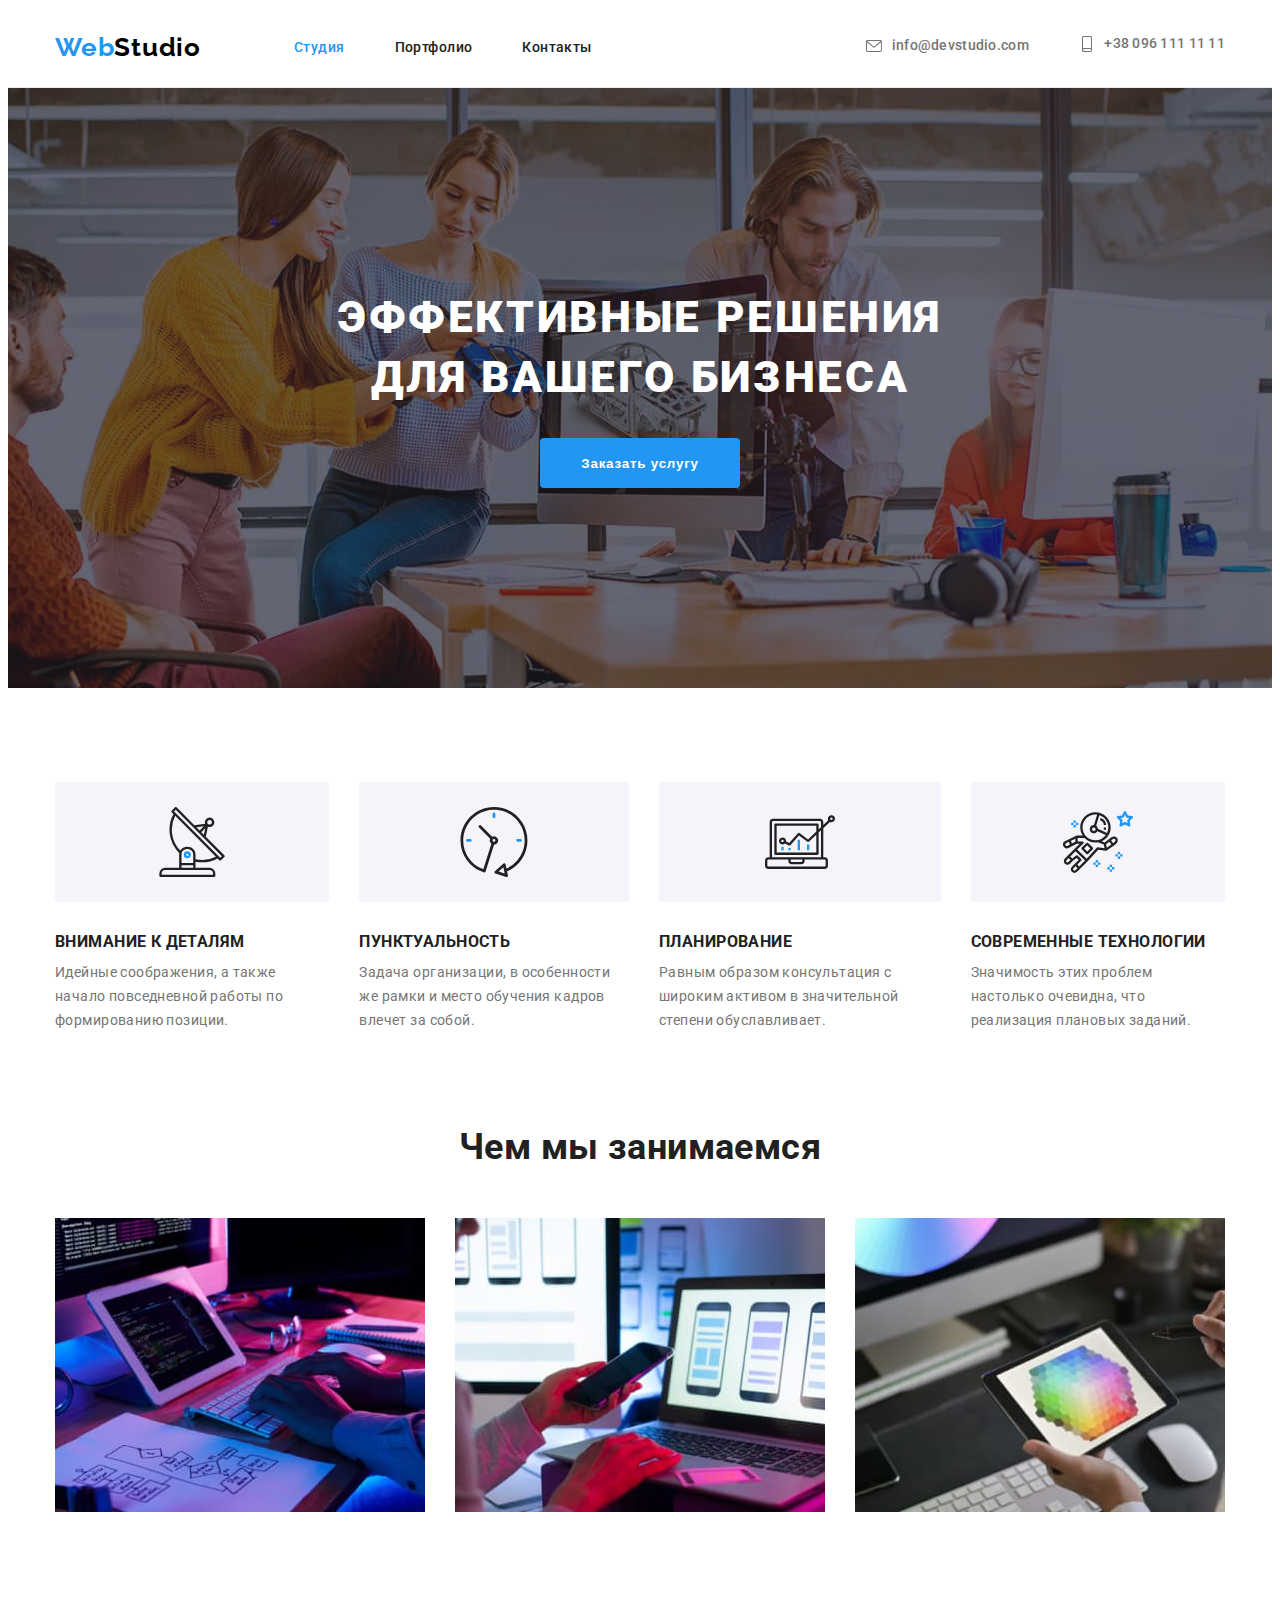
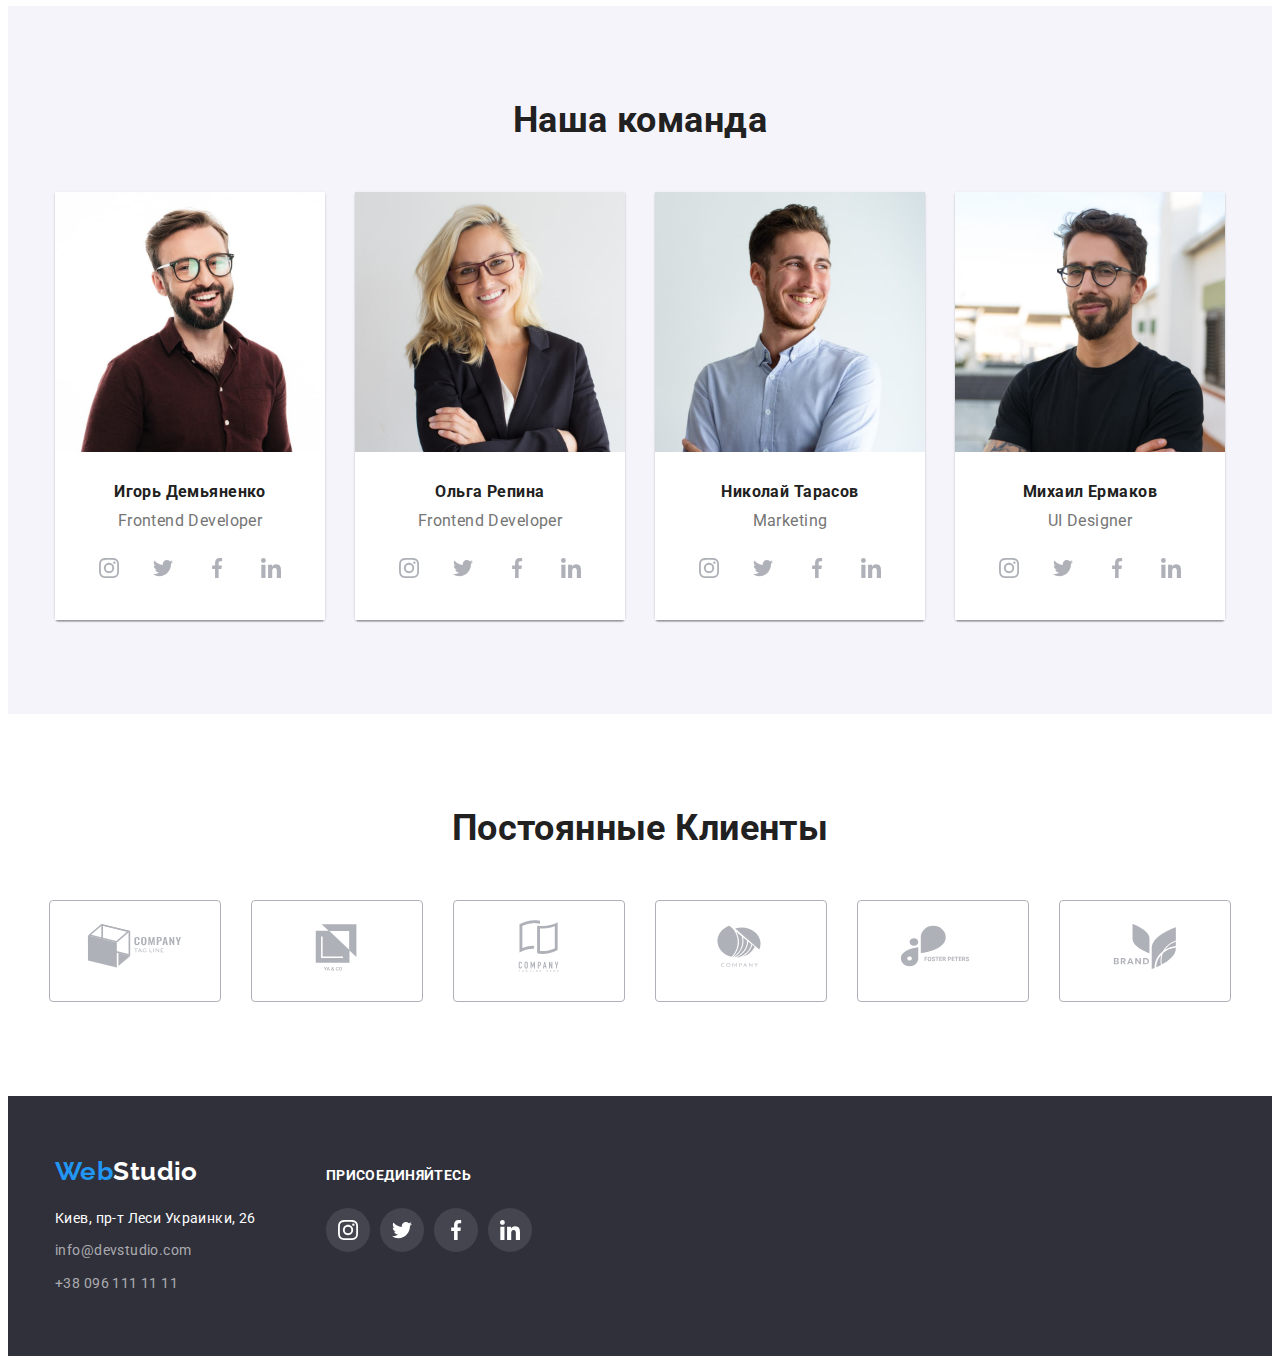
<file: index.html>
<!DOCTYPE html>
<html lang="ru">
  <head>
    <meta charset="UTF-8" />
    <meta http-equiv="X-UA-Compatible" content="IE=edge" />
    <meta name="viewport" content="width=device-width, initial-scale=1.0" />
    <title>webstudio</title>

    <!--google fonts-->

    <link rel="preconnect" href="https://fonts.googleapis.com" />
    <link rel="preconnect" href="https://fonts.gstatic.com" crossorigin />
    <link
      href="https://fonts.googleapis.com/css2?family=Raleway:wght@700&family=Roboto:wght@400;500;700;900&display=swap"
      rel="stylesheet"
    />

    <!-- normalize -->

    <link
      rel="stylesheet"
      href="https://cdnjs.cloudflare.com/ajax/libs/modern-normalize/1.0.0/modern-normalize.min.css"
      integrity="sha512-ISS7cAi1PEhQ8jnbJpJZMd29NlhNj4AWYyLOSp2CE/CsHxTCu+r+t0D2yoJudVrd0/8fTVPUVDzY5Tvli75u/g=="
      crossorigin="anonymous"
    />

    <!--CSS-->

    <link rel="stylesheet" href="./css/styles.css" />
  </head>
  <body>
    <!-- header -->

    <header class="page-header">
      <div class="container header-container">
        <nav class="main-nav">
          <a href="#" class="logo-img" lang="en"
            ><span class="logo-web" lang="en">Web</span>Studio</a
          >

          <ul class="site-nav">
            <li class="site-nav-item">
              <a class="site-nav-link current" href="./index.html">Студия</a>
            </li>
            <li class="site-nav-item">
              <a class="site-nav-link" href="./portfolio.html">Портфолио</a>
            </li>
            <li class="site-nav-item">
              <a class="site-nav-link" href="">Контакты</a>
            </li>
          </ul>
        </nav>
        <ul class="auth-nav">
          <li class="auth-nav-item">
            <a class="auth-nav-link" href="mailto:info@devstudio.com">
              <svg class="auth-nav-icon" width="16" height="12">
                <use href="./images/symbol-defs.svg#icon-envelope"></use>
              </svg>
              info@devstudio.com</a
            >
          </li>
          <li class="auth-nav-item">
            <a class="auth-nav-link" href="tel:+380961111111">
              <svg class="auth-nav-icon" width="12" height="16">
                <use
                  href="./images/symbol-defs.svg#icon-smartphone"
                  width="10"
                  height="16"
                ></use>
              </svg>
              +38 096 111 11 11</a
            >
          </li>
        </ul>
      </div>
    </header>
    <main>
      <!--hero-->

      <section class="hero">
        <div class="container">
          <h1 class="hero-title">
            эффективные решения<br />для вашего бизнеса
          </h1>
          <button type="button" class="hero-btn">Заказать услугу</button>
        </div>
      </section>

      <!--section1-->

      <section class="section">
        <div class="container">
          <ul class="features">
            <li class="features-item">
              <div class="features-box">
                <svg class="features-icon" width="70" height="70">
                  <use href="./images/symbol-defs.svg#icon-antenna"></use>
                </svg>
              </div>
              <h3 class="features-title">Внимание к деталям</h3>
              <p class="features-text">
                Идейные соображения, а также начало повседневной работы по
                формированию позиции.
              </p>
            </li>

            <li class="features-item">
              <div class="features-box">
                <svg class="features-icon" width="70" height="70">
                  <use href="./images/symbol-defs.svg#icon-clock"></use>
                </svg>
              </div>
              <h3 class="features-title">Пунктуальность</h3>
              <p class="features-text">
                Задача организации, в особенности же рамки и место обучения
                кадров влечет за собой.
              </p>
            </li>

            <li class="features-item">
              <div class="features-box">
                <svg class="features-icon" width="70" height="70">
                  <use href="./images/symbol-defs.svg#icon-diagram"></use>
                </svg>
              </div>
              <h3 class="features-title">Планирование</h3>
              <p class="features-text">
                Равным образом консультация с широким активом в значительной
                степени обуславливает.
              </p>
            </li>

            <li class="features-item">
              <div class="features-box">
                <svg class="features-icon" width="70" height="70">
                  <use href="./images/symbol-defs.svg#icon-astronaut"></use>
                </svg>
              </div>
              <h3 class="features-title">Современные технологии</h3>
              <p class="features-text">
                Значимость этих проблем настолько очевидна, что реализация
                плановых заданий.
              </p>
            </li>
          </ul>
        </div>
      </section>

      <!--Section2-->

      <section class="section work-section">
        <div class="container">
          <h2 class="work-title">Чем мы занимаемся</h2>
          <ul class="works">
            <li class="works-item">
              <img src="./images/box1.jpg" alt="робочий стол" width="370" />
            </li>
            <li class="works-item">
              <img src="./images/box2.jpg" alt="тест телефона" width="370" />
            </li>
            <li class="works-item">
              <img src="./images/box3.jpg" alt="работа с цветами" width="370" />
            </li>
          </ul>
        </div>
      </section>

      <section class="section floor">
        <div class="container">
          <h2 class="work-title">Наша команда</h2>
          <ul class="team">
            <li class="team-item">
              <img src="./images/photo4.jpg" alt="мужик в очках" width="270" />
              <div class="team-box">
                <h3 class="team-title">Игорь Демьяненко</h3>
                <p class="team-text" lang="en">Frontend Developer</p>

                <ul class="social">
                  <li class="icons">
                    <a href="#" class="social-link">
                      <svg class="pages" width="20" height="20">
                        <use
                          href="./images/symbol-defs.svg#icon-instagram"
                        ></use>
                      </svg>
                    </a>
                  </li>

                  <li class="icons">
                    <a href="#" class="social-link"
                      ><svg class="pages" width="20" height="20">
                        <use
                          href="./images/symbol-defs.svg#icon-twitter"
                        ></use></svg
                    ></a>
                  </li>

                  <li class="icons">
                    <a href="#" class="social-link"
                      ><svg class="pages" width="20" height="20">
                        <use
                          href="./images/symbol-defs.svg#icon-facebook"
                        ></use></svg
                    ></a>
                  </li>

                  <li class="icons">
                    <a href="#" class="social-link"
                      ><svg class="pages" width="20" height="20">
                        <use
                          href="./images/symbol-defs.svg#icon-linkedin"
                        ></use></svg
                    ></a>
                  </li>
                </ul>
              </div>
            </li>

            <li class="team-item">
              <img
                src="./images/photo1.jpg"
                alt="блондинка в очках"
                width="270"
              />
              <div class="team-box">
                <h3 class="team-title">Ольга Репина</h3>
                <p class="team-text" lang="en">Frontend Developer</p>

                <ul class="social">
                  <li class="icons">
                    <a href="#" class="social-link">
                      <svg class="pages" width="20" height="20">
                        <use
                          href="./images/symbol-defs.svg#icon-instagram"
                        ></use>
                      </svg>
                    </a>
                  </li>

                  <li class="icons">
                    <a href="#" class="social-link"
                      ><svg class="pages" width="20" height="20">
                        <use
                          href="./images/symbol-defs.svg#icon-twitter"
                        ></use></svg
                    ></a>
                  </li>

                  <li class="icons">
                    <a href="#" class="social-link"
                      ><svg class="pages" width="20" height="20">
                        <use
                          href="./images/symbol-defs.svg#icon-facebook"
                        ></use></svg
                    ></a>
                  </li>

                  <li class="icons">
                    <a href="#" class="social-link"
                      ><svg class="pages" width="20" height="20">
                        <use
                          href="./images/symbol-defs.svg#icon-linkedin"
                        ></use></svg
                    ></a>
                  </li>
                </ul>
              </div>
            </li>

            <li class="team-item">
              <img
                src="./images/photo2.jpg"
                alt="мужик без очков"
                width="270"
              />
              <div class="team-box">
                <h3 class="team-title">Николай Тарасов</h3>
                <p class="team-text" lang="en">Marketing</p>

                <ul class="social">
                  <li class="icons">
                    <a href="#" class="social-link">
                      <svg class="pages" width="20" height="20">
                        <use
                          href="./images/symbol-defs.svg#icon-instagram"
                        ></use>
                      </svg>
                    </a>
                  </li>

                  <li class="icons">
                    <a href="#" class="social-link"
                      ><svg class="pages" width="20" height="20">
                        <use
                          href="./images/symbol-defs.svg#icon-twitter"
                        ></use></svg
                    ></a>
                  </li>

                  <li class="icons">
                    <a href="#" class="social-link"
                      ><svg class="pages" width="20" height="20">
                        <use
                          href="./images/symbol-defs.svg#icon-facebook"
                        ></use></svg
                    ></a>
                  </li>

                  <li class="icons">
                    <a href="#" class="social-link"
                      ><svg class="pages" width="20" height="20">
                        <use
                          href="./images/symbol-defs.svg#icon-linkedin"
                        ></use></svg
                    ></a>
                  </li>
                </ul>
              </div>
            </li>

            <li class="team-item">
              <img src="./images/photo3.jpg" alt="брюнет в очках" width="270" />
              <div class="team-box">
                <h3 class="team-title">Михаил Ермаков</h3>
                <p class="team-text" lang="en">UI Designer</p>

                <ul class="social">
                  <li class="icons">
                    <a href="#" class="social-link">
                      <svg class="pages" width="20" height="20">
                        <use
                          href="./images/symbol-defs.svg#icon-instagram"
                        ></use>
                      </svg>
                    </a>
                  </li>

                  <li class="icons">
                    <a href="#" class="social-link"
                      ><svg class="pages" width="20" height="20">
                        <use
                          href="./images/symbol-defs.svg#icon-twitter"
                        ></use></svg
                    ></a>
                  </li>

                  <li class="icons">
                    <a href="#" class="social-link"
                      ><svg class="pages" width="20" height="20">
                        <use
                          href="./images/symbol-defs.svg#icon-facebook"
                        ></use></svg
                    ></a>
                  </li>

                  <li class="icons">
                    <a href="#" class="social-link"
                      ><svg class="pages" width="20" height="20">
                        <use
                          href="./images/symbol-defs.svg#icon-linkedin"
                        ></use></svg
                    ></a>
                  </li>
                </ul>
              </div>
            </li>
          </ul>
        </div>
      </section>

      <section class="section">
        <div class="container">
          <h2 class="work-title">Постоянные Клиенты</h2>
          <ul class="clients">
            <li class="clients-item">
              <a href="#" class="more"
                ><svg class="pages" width="106" height="60">
                  <use href="./images/symbol-defs.svg#icon-Logo5"></use></svg
              ></a>
            </li>

            <li class="clients-item">
              <a href="#" class="more"
                ><svg class="pages" width="106" height="60">
                  <use href="./images/symbol-defs.svg#icon-Logo"></use></svg
              ></a>
            </li>

            <li class="clients-item">
              <a href="#" class="more"
                ><svg class="pages" width="106" height="60">
                  <use href="./images/symbol-defs.svg#icon-Logo1"></use></svg
              ></a>
            </li>

            <li class="clients-item">
              <a href="#" class="more"
                ><svg class="pages" width="106" height="60">
                  <use href="./images/symbol-defs.svg#icon-Logo2"></use></svg
              ></a>
            </li>

            <li class="clients-item">
              <a href="#" class="more"
                ><svg class="pages" width="106" height="60">
                  <use href="./images/symbol-defs.svg#icon-Logo3"></use></svg
              ></a>
            </li>

            <li class="clients-item">
              <a href="#" class="more"
                ><svg class="pages" width="106" height="60">
                  <use href="./images/symbol-defs.svg#icon-Logo4"></use></svg
              ></a>
            </li>
          </ul>
        </div>
      </section>
    </main>

    <!--Footer-->

    <footer class="footer">
      <div class="container footer-container">
        <div>
          <a href="#" class="logo-studio" lang="en"
            >Web<span class="logo" lang="en">Studio</span></a
          >
          <address>
            <ul class="contacts">
              <li class="contact-item">Киев, пр-т Леси Украинки, 26</li>
              <li class="contact-item">
                <a class="contact-item link" href="mailto:info@devstudio.com"
                  >info@devstudio.com</a
                >
              </li>
              <li class="contact-item">
                <a class="contact-item link" href="tel:+380961111111"
                  >+38 096 111 11 11</a
                >
              </li>
            </ul>
          </address>
        </div>

        <!-- social-footer -->

        <div class="social-footer">
          <b class="follow">Присоединяйтесь</b>
          <ul class="footer-item">
            <li class="logos">
              <a href="#" class="social-icon">
                <svg class="page" width="20" height="20">
                  <use href="./images/symbol-defs.svg#icon-instagram"></use>
                </svg>
              </a>
            </li>

            <li class="logos">
              <a href="#" class="social-icon"
                ><svg class="page" width="20" height="20">
                  <use href="./images/symbol-defs.svg#icon-twitter"></use></svg
              ></a>
            </li>

            <li class="logos">
              <a href="#" class="social-icon"
                ><svg class="page" width="20" height="20">
                  <use href="./images/symbol-defs.svg#icon-facebook"></use></svg
              ></a>
            </li>

            <li class="logos">
              <a href="#" class="social-icon"
                ><svg class="page" width="20" height="20">
                  <use href="./images/symbol-defs.svg#icon-linkedin"></use></svg
              ></a>
            </li>
          </ul>
        </div>
      </div>
    </footer>
  </body>
</html>
</file>
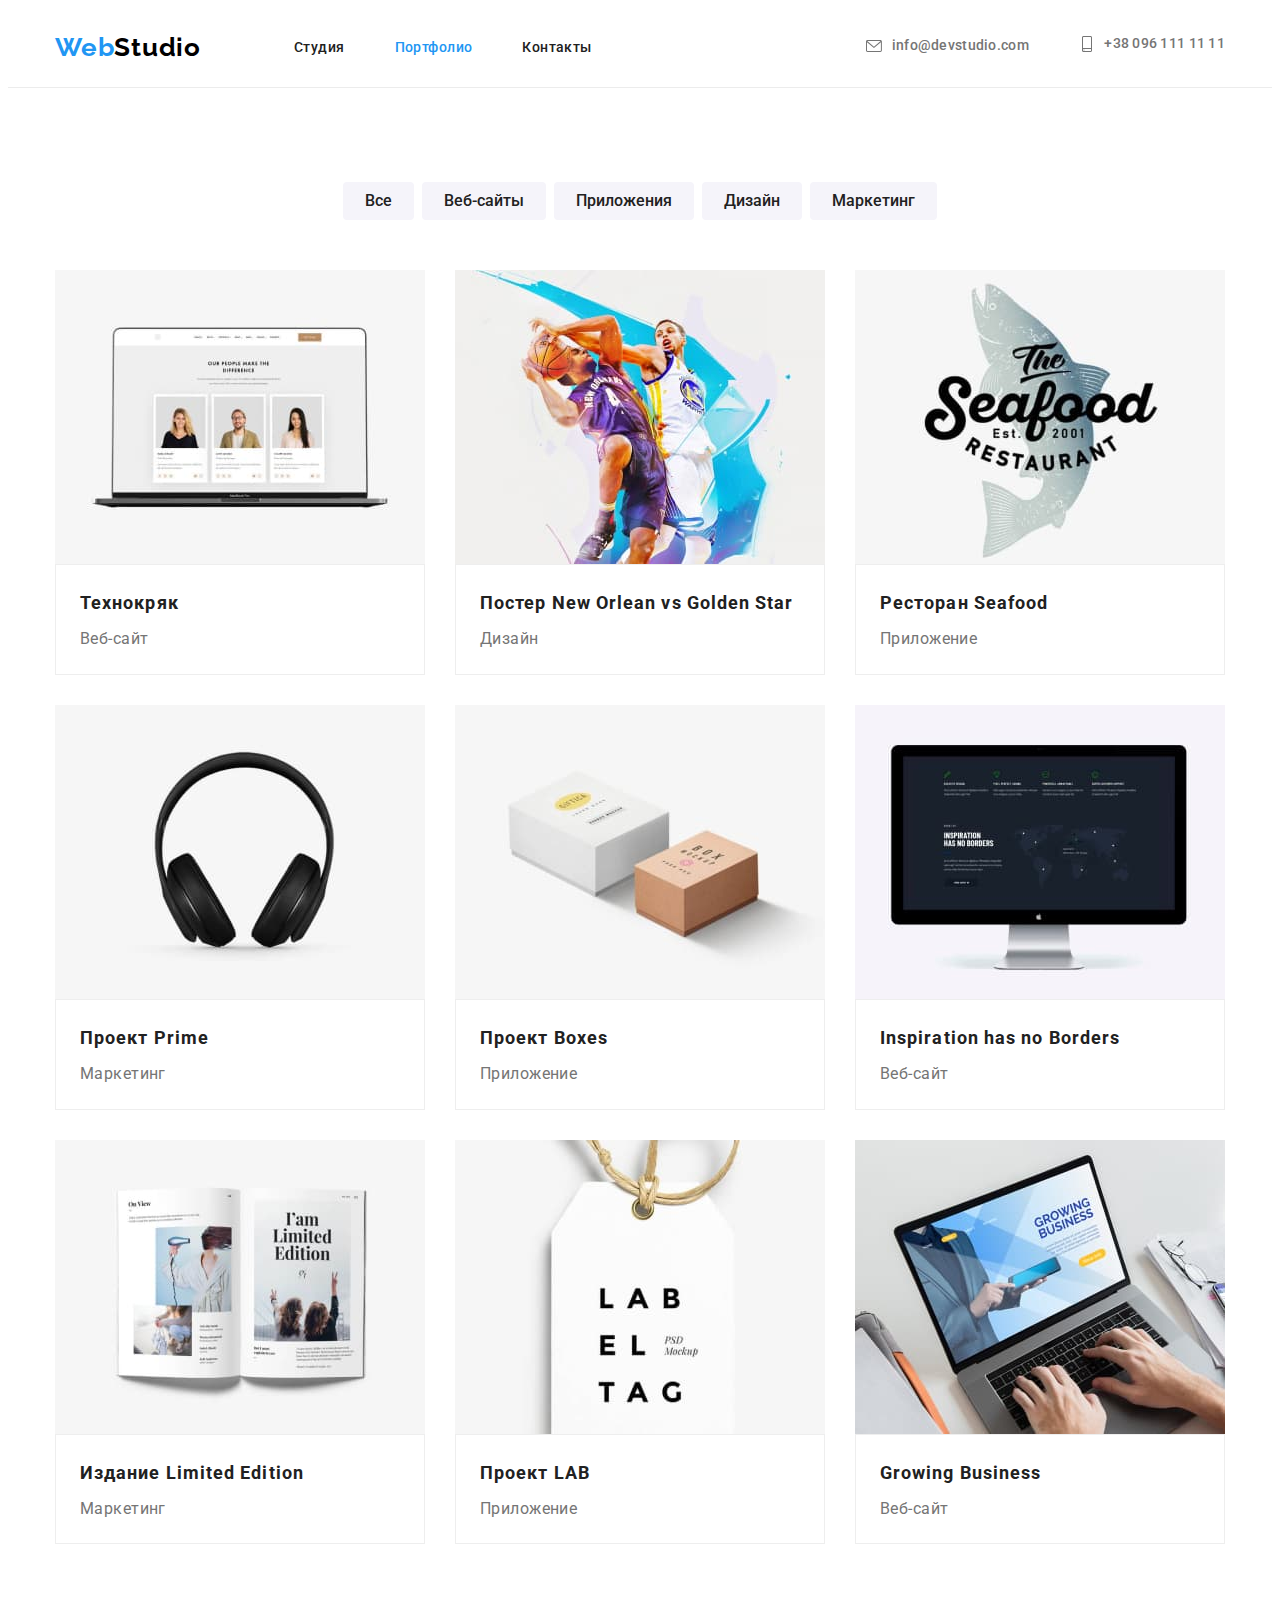
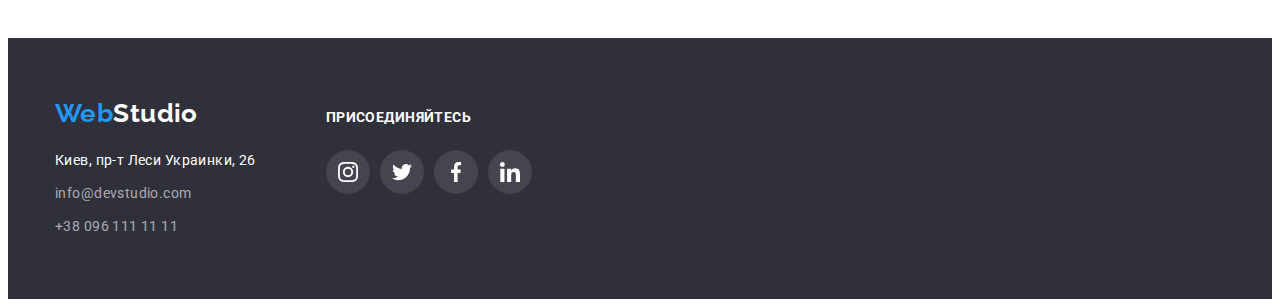
<file: portfolio.html>
<!DOCTYPE html>
<html lang="en">
  <head>
    <meta charset="UTF-8" />
    <meta http-equiv="X-UA-Compatible" content="IE=edge" />
    <meta name="viewport" content="width=device-width, initial-scale=1.0" />
    <title>webstudio</title>

    <!--google fonts-->

    <link rel="preconnect" href="https://fonts.googleapis.com" />
    <link rel="preconnect" href="https://fonts.gstatic.com" crossorigin />
    <link
      href="https://fonts.googleapis.com/css2?family=Raleway:wght@700&family=Roboto:wght@400;500;700;900&display=swap"
      rel="stylesheet"
    />

    <!-- normalize -->

    <link
      rel="stylesheet"
      href="https://cdnjs.cloudflare.com/ajax/libs/modern-normalize/1.0.0/modern-normalize.min.css"
      integrity="sha512-ISS7cAi1PEhQ8jnbJpJZMd29NlhNj4AWYyLOSp2CE/CsHxTCu+r+t0D2yoJudVrd0/8fTVPUVDzY5Tvli75u/g=="
      crossorigin="anonymous"
    />

    <!--CSS-->

    <link rel="stylesheet" href="./css/styles.css" />
  </head>
  <body>
    <!--header page-->

    <header class="page-header">
      <nav class="container main-nav">
        <a href="#" class="logo-img" lang="en"
          ><span class="logo-web" lang="en">Web</span>Studio</a
        >

        <ul class="site-nav">
          <li class="site-nav-item">
            <a class="site-nav-link" href="./index.html">Студия</a>
          </li>
          <li class="site-nav-item">
            <a class="site-nav-link current" href="./portfolio.html"
              >Портфолио</a
            >
          </li>
          <li class="site-nav-item">
            <a class="site-nav-link" href="">Контакты</a>
          </li>
        </ul>

        <ul class="auth-nav">
          <li class="auth-nav-item">
            <a class="auth-nav-link" href="mailto:info@devstudio.com">
              <svg class="auth-nav-icon" width="16" height="12">
                <use href="./images/symbol-defs.svg#icon-envelope"></use>
              </svg>
              info@devstudio.com</a
            >
          </li>
          <li class="auth-nav-item">
            <a class="auth-nav-link" href="tel:+380961111111">
              <svg class="auth-nav-icon" width="12" height="16">
                <use
                  href="./images/symbol-defs.svg#icon-smartphone"
                  width="10"
                  height="16"
                ></use>
              </svg>
              +38 096 111 11 11</a
            >
          </li>
        </ul>
      </nav>
    </header>
    <main>
      <!--section-->

      <section class="section">
        <h1 class="visually-hidden">Заголовок которого нет</h1>
        <div class="container">
          <ul class="filter">
            <li class="filter-item">
              <button class="filter-button" type="button">Все</button>
            </li>
            <li class="filter-item">
              <button class="filter-button" type="button">Веб-сайты</button>
            </li>
            <li class="filter-item">
              <button class="filter-button" type="button">Приложения</button>
            </li>
            <li class="filter-item">
              <button class="filter-button" type="button">Дизайн</button>
            </li>
            <li class="filter-item">
              <button class="filter-button" type="button">Маркетинг</button>
            </li>
          </ul>

          <ul class="gallery">
            <li class="gallery-item">
              <a class="foto-link" href="#"
                ><img src="./images/pphoto.jpg" alt="ноутбук" />
                <div class="card-content">
                  <h2 class="gallery-title">Технокряк</h2>
                  <p class="gallery-text">Веб-сайт</p>
                </div></a
              >
            </li>

            <li class="gallery-item">
              <a class="foto-link" href=""
                ><img src="./images/pphoto1.jpg" alt="ноутбук" />
                <div class="card-content">
                  <h2 class="gallery-title">
                    Постер New Orlean vs Golden Star
                  </h2>
                  <p class="gallery-text">Дизайн</p>
                </div></a
              >
            </li>

            <li class="gallery-item">
              <a class="foto-link" href=""
                ><img src="./images/pphoto2.jpg" alt="ноутбук" />
                <div class="card-content">
                  <h2 class="gallery-title">Ресторан Seafood</h2>
                  <p class="gallery-text">Приложение</p>
                </div></a
              >
            </li>

            <li class="gallery-item">
              <a class="foto-link" href=""
                ><img src="./images/pphoto4.jpg" alt="ноутбук" />
                <div class="card-content">
                  <h2 class="gallery-title">Проект Prime</h2>
                  <p class="gallery-text">Маркетинг</p>
                </div></a
              >
            </li>

            <li class="gallery-item">
              <a class="foto-link" href=""
                ><img src="./images/pphoto5.jpg" alt="ноутбук" />
                <div class="card-content">
                  <h2 class="gallery-title">Проект Boxes</h2>
                  <p class="gallery-text">Приложение</p>
                </div></a
              >
            </li>

            <li class="gallery-item">
              <a class="foto-link" href=""
                ><img src="./images/pphoto6.jpg" alt="ноутбук" />
                <div class="card-content">
                  <h2 class="gallery-title" lang="en">
                    Inspiration has no Borders
                  </h2>
                  <p class="gallery-text">Веб-сайт</p>
                </div></a
              >
            </li>

            <li class="gallery-item">
              <a class="foto-link" href=""
                ><img src="./images/pphoto7.jpg" alt="ноутбук" />
                <div class="card-content">
                  <h2 class="gallery-title">Издание Limited Edition</h2>
                  <p class="gallery-text">Маркетинг</p>
                </div></a
              >
            </li>

            <li class="gallery-item">
              <a class="foto-link" href=""
                ><img src="./images/pphoto8.jpg" alt="ноутбук" />
                <div class="card-content">
                  <h2 class="gallery-title">Проект LAB</h2>
                  <p class="gallery-text">Приложение</p>
                </div></a
              >
            </li>

            <li class="gallery-item">
              <a class="foto-link" href=""
                ><img src="./images/pphoto9.jpg" alt="ноутбук" />
                <div class="card-content">
                  <h2 class="gallery-title" lang="en">Growing Business</h2>
                  <p class="gallery-text">Веб-сайт</p>
                </div></a
              >
            </li>
          </ul>
        </div>
      </section>
    </main>

    <!--Footer-->

    <footer class="footer">
      <div class="container footer-container">
        <div>
          <a href="#" class="logo-studio" lang="en"
            >Web<span class="logo" lang="en">Studio</span></a
          >
          <address>
            <ul class="contacts">
              <li class="contact-item">Киев, пр-т Леси Украинки, 26</li>
              <li class="contact-item">
                <a class="contact-item link" href="mailto:info@devstudio.com"
                  >info@devstudio.com</a
                >
              </li>
              <li class="contact-item">
                <a class="contact-item link" href="tel:+380961111111"
                  >+38 096 111 11 11</a
                >
              </li>
            </ul>
          </address>
        </div>

        <!-- social-footer -->

        <div class="social-footer">
          <b class="follow">Присоединяйтесь</b>
          <ul class="footer-item">
            <li class="logos">
              <a href="#" class="social-icon">
                <svg class="page" width="20" height="20">
                  <use href="./images/symbol-defs.svg#icon-instagram"></use>
                </svg>
              </a>
            </li>

            <li class="logos">
              <a href="#" class="social-icon"
                ><svg class="page" width="20" height="20">
                  <use href="./images/symbol-defs.svg#icon-twitter"></use></svg
              ></a>
            </li>

            <li class="logos">
              <a href="#" class="social-icon"
                ><svg class="page" width="20" height="20">
                  <use href="./images/symbol-defs.svg#icon-facebook"></use></svg
              ></a>
            </li>

            <li class="logos">
              <a href="#" class="social-icon"
                ><svg class="page" width="20" height="20">
                  <use href="./images/symbol-defs.svg#icon-linkedin"></use></svg
              ></a>
            </li>
          </ul>
        </div>
      </div>
    </footer>
  </body>
</html>
</file>
<file: css/styles.css>
html {
  box-sizing: border-box;
}

*,
*::before,
*::after {
  box-sizing: inherit;
}

h1,
h2,
h3,
h4,
h5,
h6,
p {
  margin: 0;
}

ul {
  margin: 0;
  padding: 0;
  list-style: none;
}

img {
  display: block;
  max-width: 100%;
  height: auto;
}

/* root */

:root {
  --accent-color: #2196f3;
  --primary-text-color: #757575;
  --bg-color: #f5f4fa;
  --title-text-color: #212121;
  --logo-color: #000000;
  --main-font: 'Roboto', sans-serif;
  --secondary-font: 'Raleway', sans-serif;
  --card-shadow: 0px 1px 3px rgba(0, 0, 0, 0.12), 0px 1px 1px rgba(0, 0, 0, 0.14),
    0px 2px 1px rgba(0, 0, 0, 0.2);
}

/* body */

body {
  font-family: var(--main-font);
  color: var(--primary-text-color);
  background-color: #ffffff;
  font-size: 14px;
  line-height: 1.7;
  letter-spacing: 0.03em;
}

/* logo */

.page-header {
  border-bottom: 1px solid #ececec;
}

.logo-img {
  color: var(--logo-color);
  font-family: var(--secondary-font);
  font-weight: 700;
  font-size: 26px;
  line-height: 1.19;
  text-decoration: none;
  letter-spacing: 0.03em;
  cursor: pointer;
  margin-right: 93px;
}

.logo-web {
  color: var(--accent-color);
  font-family: var(--secondary-font);
  font-weight: 700;
  font-size: 26px;
  line-height: 1.19;
  letter-spacing: 0.03em;
  text-decoration: none;
}

/* main-nav */

.main-nav {
  display: flex;
  align-items: center;
}

.header-container {
  align-items: center;
  display: flex;
}

.container {
  margin-left: auto;
  margin-right: auto;
  padding-left: 15px;
  padding-right: 15px;
  width: 1200px;
}

/* navbar */

.site-nav {
  padding-left: 0;
  display: flex;
}

.site-nav-item {
  margin-right: 50px;
}

.site-nav-item:last-child {
  margin-right: 0;
}

.site-nav-link {
  color: var(--title-text-color);
  font-weight: 500;
  line-height: 1.1;
  text-decoration: none;
  padding-top: 32px;
  padding-bottom: 32px;
  display: block;
}

.site-nav-link:hover,
.site-nav-link:focus {
  color: var(--accent-color);
}

.site-nav-link.current {
  color: var(--accent-color);
}

/* contact list */

.auth-nav-link {
  display: flex;
  align-items: center;
  color: var(--primary-text-color);
  font-weight: 500;
  line-height: 1.1;
  letter-spacing: 0.02em;
  text-decoration: none;
}

.auth-nav {
  margin-left: auto;
  list-style: none;
}

.auth-nav-item {
  display: inline-block;
}

.auth-nav-icon {
  fill: var(--primary-text-color);
  margin-right: 10px;
}

.auth-nav-link:hover .auth-nav-icon,
.auth-nav-link:focus .auth-nav-icon {
  fill: var(--accent-color);
}

.auth-nav-item:not(:last-child) {
  margin-right: 50px;
}

.auth-nav-link:hover,
.auth-nav-link:focus {
  color: var(--accent-color);
}

/* hero */

.hero {
  background-repeat: no-repeat;
  background-position: center;
  background-size: cover;
  background-color: #2f303a;
  background-image: linear-gradient(rgba(47, 48, 58, 0.4), rgba(47, 48, 58, 0.4)),
    url('../images/bg.jpg');
  max-width: 1600px;
  text-align: center;
  margin-left: auto;
  margin-right: auto;
  padding-top: 200px;
  padding-bottom: 200px;
}

.hero-title {
  color: #ffffff;
  font-weight: 900;
  font-size: 44px;
  line-height: 1.36;
  letter-spacing: 0.06em;
  margin-bottom: 30px;
  text-transform: uppercase;
}

/* herob-btn */

.hero-btn {
  color: #ffffff;
  background-color: var(--accent-color);
  font-weight: 700;
  width: 200px;
  height: 50px;
  line-height: 1.88;
  letter-spacing: 0.06em;
  border-radius: 4px;
  border: transparent;
  cursor: pointer;
}

.hero-btn:hover,
.hero-btn:focus {
  background-color: #188ce8;
}

/* section1 */

.visually-hidden {
  position: absolute;
  clip: rect(0 0 0 0);
  width: 1px;
  height: 1px;
  margin: -1px;
}

.features {
  display: flex;
  margin: 0;
}

.features-box {
  display: flex;
  align-items: center;
  justify-content: center;
  background-color: #f5f4fa;
  padding: 25px 0;
  border-radius: 4px;
}

.features-item:not(:last-child) {
  margin-right: 30px;
}

.features-item {
  list-style: none;
}

.features-title {
  color: var(--title-text-color);
  font-size: 16px;
  line-height: 1.2;
  margin-top: 30px;
  margin-bottom: 10px;
  text-transform: uppercase;
}

/* section2 */

.floor {
  background-color: var(--bg-color);
}

.section {
  padding-top: 94px;
  padding-bottom: 94px;
}

.work-section {
  padding-top: 0;
}

.team-box {
  padding-top: 30px;
  padding-bottom: 30px;
  background-color: #ffffff;
}

.work-title {
  color: var(--title-text-color);
  font-size: 36px;
  font-weight: 700;
  line-height: 1.16;
  text-align: center;
  margin-bottom: 50px;
}

.works {
  display: flex;
  justify-content: space-between;
}

.works-item {
  list-style: none;
}

.team {
  margin: 0;
  display: flex;
}

.team-item {
  box-shadow: var(--card-shadow);
  border-radius: 0px 0px 4px 4px;
}

.team-item:not(:last-child) {
  margin-right: 30px;
}

.team-title {
  color: var(--title-text-color);
  font-size: 16px;
  line-height: 1.19;
  text-align: center;
  margin-bottom: 10px;
}

.team-text {
  color: var(--primary-text-color);
  font-size: 16px;
  line-height: 1.19;
  text-align: center;
  margin-bottom: 16px;
}

.social {
  display: flex;
  justify-content: center;
}

.icons:not(:last-child) {
  margin-right: 10px;
}

.social-link {
  display: flex;
  border-radius: 50px;
  padding: 12px;
  fill: #afb1b8;
}

.social-link:hover,
.social-link:focus {
  background-color: var(--accent-color);
  fill: #ffffff;
}

/* clients */

.clients {
  display: flex;
  justify-content: center;
  text-align: center;
}

.more {
  padding: 16px 32px;
  fill: #afb1b8;
  border: 1px solid #afb1b8;
  border-radius: 4px;
}

.more:hover,
.more:focus {
  fill: var(--accent-color);
  border-color: var(--accent-color);
}

.clients-item:not(:last-child) {
  margin-right: 30px;
}

/* footer */

.footer {
  padding-top: 60px;
  padding-bottom: 60px;
  background-color: #2f303a;
}

.logo {
  font-family: var(--secondary-font);
  color: #ffffff;
  font-weight: 700;
  font-size: 26px;
  line-height: 1.19;
  text-decoration: none;
  cursor: pointer;
  display: inline-block;
}

.logo-studio {
  font-family: var(--secondary-font);
  color: var(--accent-color);
  font-weight: 700;
  font-size: 26px;
  line-height: 1.19;
  text-decoration: none;
  cursor: pointer;
}

.footer .logo-studio {
  margin-bottom: 20px;
}
.contacts {
  margin: 0;
}

.contact-item {
  color: #ffffff;
  font-style: normal;
  list-style: none;
}

.contact-item:not(:last-child) {
  margin-bottom: 9px;
}

.contact-item .link {
  color: rgba(255, 255, 255, 0.6);
  font-style: normal;
  text-decoration: none;
  list-style: none;
}

.contact-item .link:hover,
.contact-item .link:focus {
  color: var(--accent-color);
}

.footer-container {
  display: flex;
  align-items: baseline;
}

.social-footer {
  margin-left: 70px;
}

.follow {
  line-height: 1.14;
  text-transform: uppercase;
  color: #ffffff;
  font-style: normal;
}

.footer-item {
  display: flex;
  margin: 0;
  margin-top: 20px;
}

.logos:not(:last-child) {
  margin-right: 10px;
}

.icons:not(:last-child) {
  margin-right: 10px;
}

.social-icon {
  width: 44px;
  height: 44px;
  border-radius: 50px;
  padding: 12px;
  fill: #ffffff;
  background: rgba(255, 255, 255, 0.1);
}

.social-icon:hover,
.social-icon:focus {
  background-color: var(--accent-color);
  fill: #ffffff;
}

/* Portfolio */

/* filter */

.filter {
  justify-content: center;
  display: flex;
  margin-bottom: 50px;
}

.filter-item {
  list-style-type: none;
}

.filter-item:not(:last-child) {
  margin-right: 8px;
}

.filter-button {
  color: var(--title-text-color);
  background-color: #f5f4fa;
  font-family: var(--main-font);
  font-weight: 500;
  font-size: 16px;
  line-height: 1.6;
  border-radius: 4px;
  border: none;
  padding: 6px 22px;
}

.filter-button:hover,
.filter-button:focus {
  color: #ffffff;
  background-color: var(--accent-color);
  box-shadow: 0px 3px 1px rgba(0, 0, 0, 0.1), 0px 1px 2px rgba(0, 0, 0, 0.08),
    0px 2px 2px rgba(0, 0, 0, 0.12);
  border-radius: 4px;
}

/* galery */

.gallery {
  padding: 0;
  margin: 0;
  margin-top: -30px;
  margin-left: -30px;
  list-style: none;
  display: flex;
  flex-wrap: wrap;
}

.gallery-item {
  margin-top: 30px;
  margin-left: 30px;
  list-style: none;
}

.card-content {
  background: #ffffff;
  border: 1px solid #eeeeee;
  padding: 20px 24px 20px 24px;
}

.foto-link:hover,
.foto-link:focus {
  box-shadow: 0px 1px 1px rgba(0, 0, 0, 0.12), 0px 4px 4px rgba(0, 0, 0, 0.06),
    1px 4px 6px rgba(0, 0, 0, 0.16);
}

.gallery-title {
  color: var(--title-text-color);
  font-style: normal;
  font-weight: 700;
  font-size: 18px;
  line-height: 2;
  letter-spacing: 0.06em;
}

.gallery-text {
  color: var(--primary-text-color);
  font-size: 16px;
  margin-top: 4px;
  line-height: 1.8;
}

a {
  display: block;
  text-decoration: none;
}
</file>
